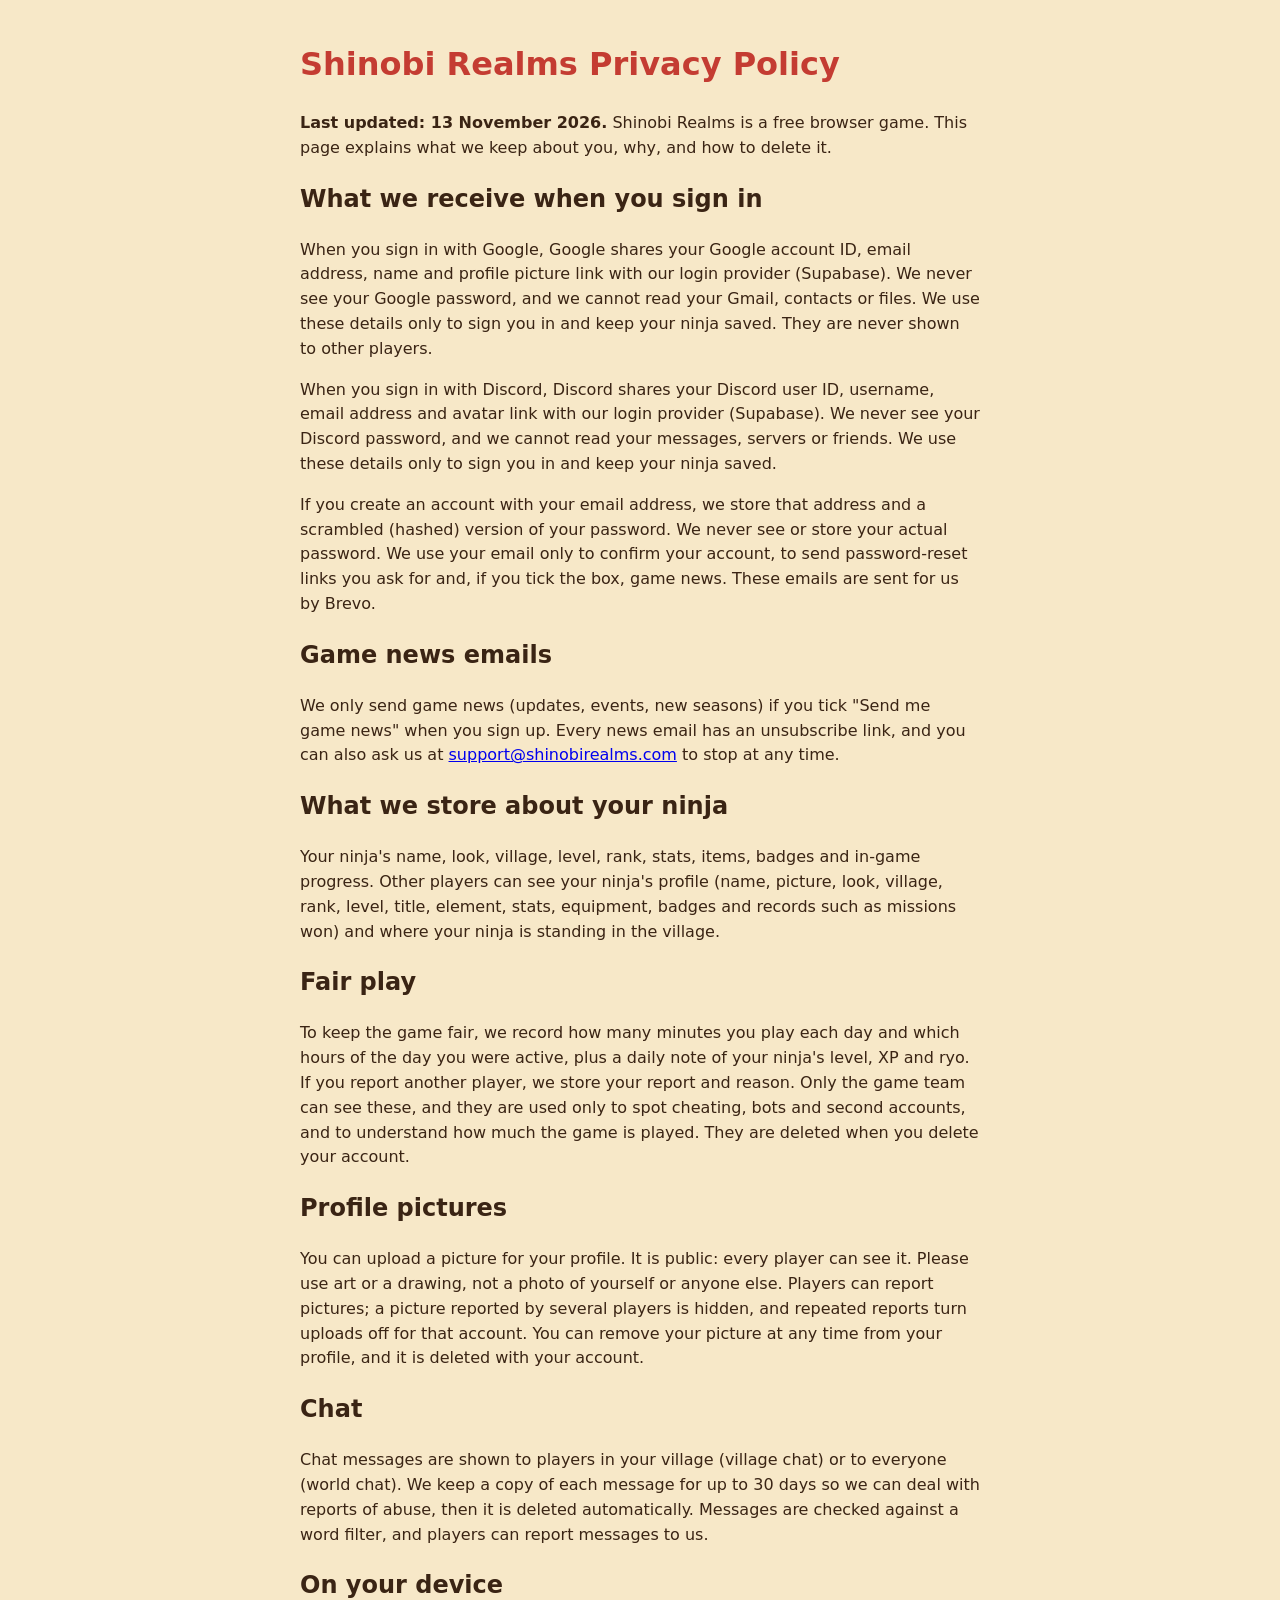
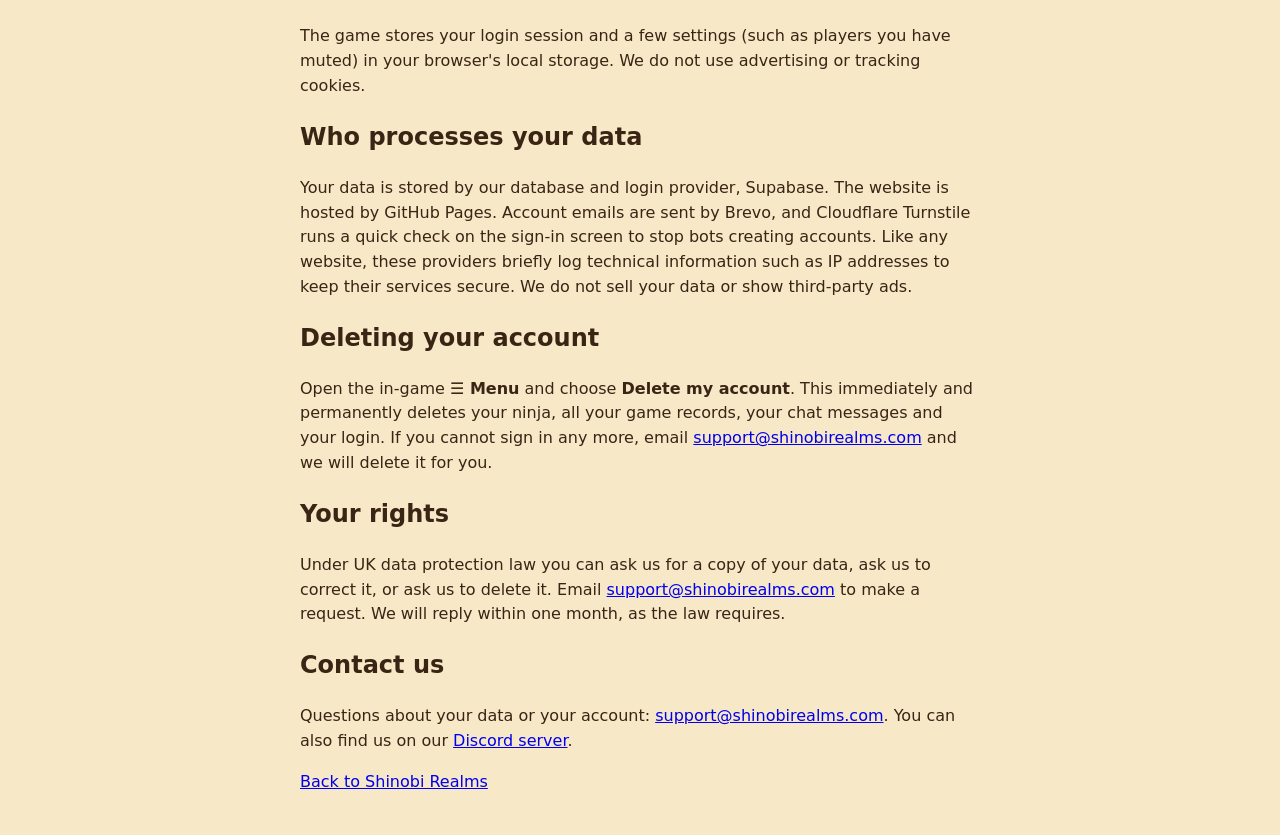
<file: privacy.html>
<!doctype html><html lang="en-GB"><head><meta name="robots" content="noindex, nofollow"><meta charset="utf-8"><meta name="viewport" content="width=device-width,initial-scale=1"><title>Privacy - Shinobi Realms</title><meta name="description" content="How Shinobi Realms uses and protects your data."><link rel="canonical" href="https://shinobirealms.com/privacy.html"><link rel="icon" href="assets/icon.svg" type="image/svg+xml">
<style>body{font-family:system-ui,sans-serif;max-width:680px;margin:40px auto;padding:0 18px;line-height:1.55;color:#3a2414;background:#f7e8c8}h1{color:#c43c32}</style></head><body>
<h1>Shinobi Realms Privacy Policy</h1>
<p><b>Last updated: 13 November 2026.</b> Shinobi Realms is a free browser game. This page explains what we keep about you, why, and how to delete it.</p>
<h2>What we receive when you sign in</h2>
<p>When you sign in with Google, Google shares your Google account ID, email address, name and profile picture link with our login provider (Supabase). We never see your Google password, and we cannot read your Gmail, contacts or files. We use these details only to sign you in and keep your ninja saved. They are never shown to other players.</p>
<p>When you sign in with Discord, Discord shares your Discord user ID, username, email address and avatar link with our login provider (Supabase). We never see your Discord password, and we cannot read your messages, servers or friends. We use these details only to sign you in and keep your ninja saved.</p>
<p>If you create an account with your email address, we store that address and a scrambled (hashed) version of your password. We never see or store your actual password. We use your email only to confirm your account, to send password-reset links you ask for and, if you tick the box, game news. These emails are sent for us by Brevo.</p>
<h2>Game news emails</h2>
<p>We only send game news (updates, events, new seasons) if you tick "Send me game news" when you sign up. Every news email has an unsubscribe link, and you can also ask us at <a href="mailto:support@shinobirealms.com">support@shinobirealms.com</a> to stop at any time.</p>
<h2>What we store about your ninja</h2>
<p>Your ninja's name, look, village, level, rank, stats, items, badges and in-game progress. Other players can see your ninja's profile (name, picture, look, village, rank, level, title, element, stats, equipment, badges and records such as missions won) and where your ninja is standing in the village.</p>
<h2>Fair play</h2>
<p>To keep the game fair, we record how many minutes you play each day and which hours of the day you were active, plus a daily note of your ninja's level, XP and ryo. If you report another player, we store your report and reason. Only the game team can see these, and they are used only to spot cheating, bots and second accounts, and to understand how much the game is played. They are deleted when you delete your account.</p>
<h2>Profile pictures</h2>
<p>You can upload a picture for your profile. It is public: every player can see it. Please use art or a drawing, not a photo of yourself or anyone else. Players can report pictures; a picture reported by several players is hidden, and repeated reports turn uploads off for that account. You can remove your picture at any time from your profile, and it is deleted with your account.</p>
<h2>Chat</h2>
<p>Chat messages are shown to players in your village (village chat) or to everyone (world chat). We keep a copy of each message for up to 30 days so we can deal with reports of abuse, then it is deleted automatically. Messages are checked against a word filter, and players can report messages to us.</p>
<h2>On your device</h2>
<p>The game stores your login session and a few settings (such as players you have muted) in your browser's local storage. We do not use advertising or tracking cookies.</p>
<h2>Who processes your data</h2>
<p>Your data is stored by our database and login provider, Supabase. The website is hosted by GitHub Pages. Account emails are sent by Brevo, and Cloudflare Turnstile runs a quick check on the sign-in screen to stop bots creating accounts. Like any website, these providers briefly log technical information such as IP addresses to keep their services secure. We do not sell your data or show third-party ads.</p>
<h2>Deleting your account</h2>
<p>Open the in-game <b>&#9776; Menu</b> and choose <b>Delete my account</b>. This immediately and permanently deletes your ninja, all your game records, your chat messages and your login. If you cannot sign in any more, email <a href="mailto:support@shinobirealms.com">support@shinobirealms.com</a> and we will delete it for you.</p>
<h2>Your rights</h2>
<p>Under UK data protection law you can ask us for a copy of your data, ask us to correct it, or ask us to delete it. Email <a href="mailto:support@shinobirealms.com">support@shinobirealms.com</a> to make a request. We will reply within one month, as the law requires.</p>
<h2>Contact us</h2>
<p>Questions about your data or your account: <a href="mailto:support@shinobirealms.com">support@shinobirealms.com</a>. You can also find us on our <a href="https://discord.gg/t2K3uCGrJv">Discord server</a>.</p>
<p><a href="./">Back to Shinobi Realms</a></p></body></html>
</file>
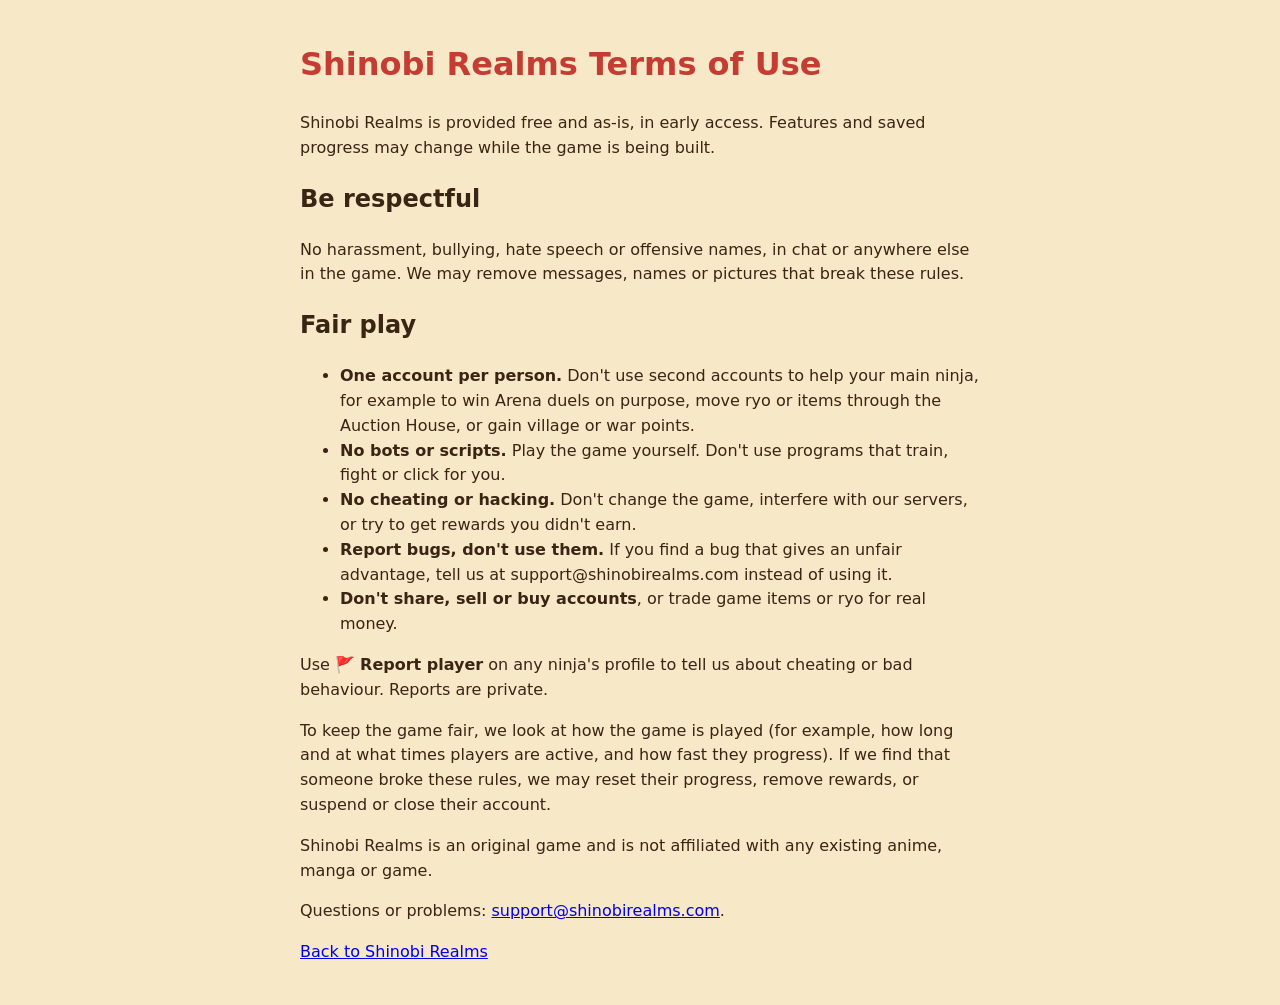
<file: terms.html>
<!doctype html><html lang="en-GB"><head><meta name="robots" content="noindex, nofollow"><meta charset="utf-8"><meta name="viewport" content="width=device-width,initial-scale=1"><title>Terms - Shinobi Realms</title><meta name="description" content="The terms for playing Shinobi Realms, a free browser ninja MMORPG."><link rel="canonical" href="https://shinobirealms.com/terms.html"><link rel="icon" href="assets/icon.svg" type="image/svg+xml">
<style>body{font-family:system-ui,sans-serif;max-width:680px;margin:40px auto;padding:0 18px;line-height:1.55;color:#3a2414;background:#f7e8c8}h1{color:#c43c32}</style></head><body>
<h1>Shinobi Realms Terms of Use</h1>
<p>Shinobi Realms is provided free and as-is, in early access. Features and saved progress may change while the game is being built.</p>
<h2>Be respectful</h2>
<p>No harassment, bullying, hate speech or offensive names, in chat or anywhere else in the game. We may remove messages, names or pictures that break these rules.</p>
<h2>Fair play</h2>
<ul>
<li><b>One account per person.</b> Don't use second accounts to help your main ninja, for example to win Arena duels on purpose, move ryo or items through the Auction House, or gain village or war points.</li>
<li><b>No bots or scripts.</b> Play the game yourself. Don't use programs that train, fight or click for you.</li>
<li><b>No cheating or hacking.</b> Don't change the game, interfere with our servers, or try to get rewards you didn't earn.</li>
<li><b>Report bugs, don't use them.</b> If you find a bug that gives an unfair advantage, tell us at support@shinobirealms.com instead of using it.</li>
<li><b>Don't share, sell or buy accounts</b>, or trade game items or ryo for real money.</li>
</ul>
<p>Use 🚩 <b>Report player</b> on any ninja's profile to tell us about cheating or bad behaviour. Reports are private.</p>
<p>To keep the game fair, we look at how the game is played (for example, how long and at what times players are active, and how fast they progress). If we find that someone broke these rules, we may reset their progress, remove rewards, or suspend or close their account.</p>
<p>Shinobi Realms is an original game and is not affiliated with any existing anime, manga or game.</p>
<p>Questions or problems: <a href="mailto:support@shinobirealms.com">support@shinobirealms.com</a>.</p>
<p><a href="./">Back to Shinobi Realms</a></p></body></html>
</file>
